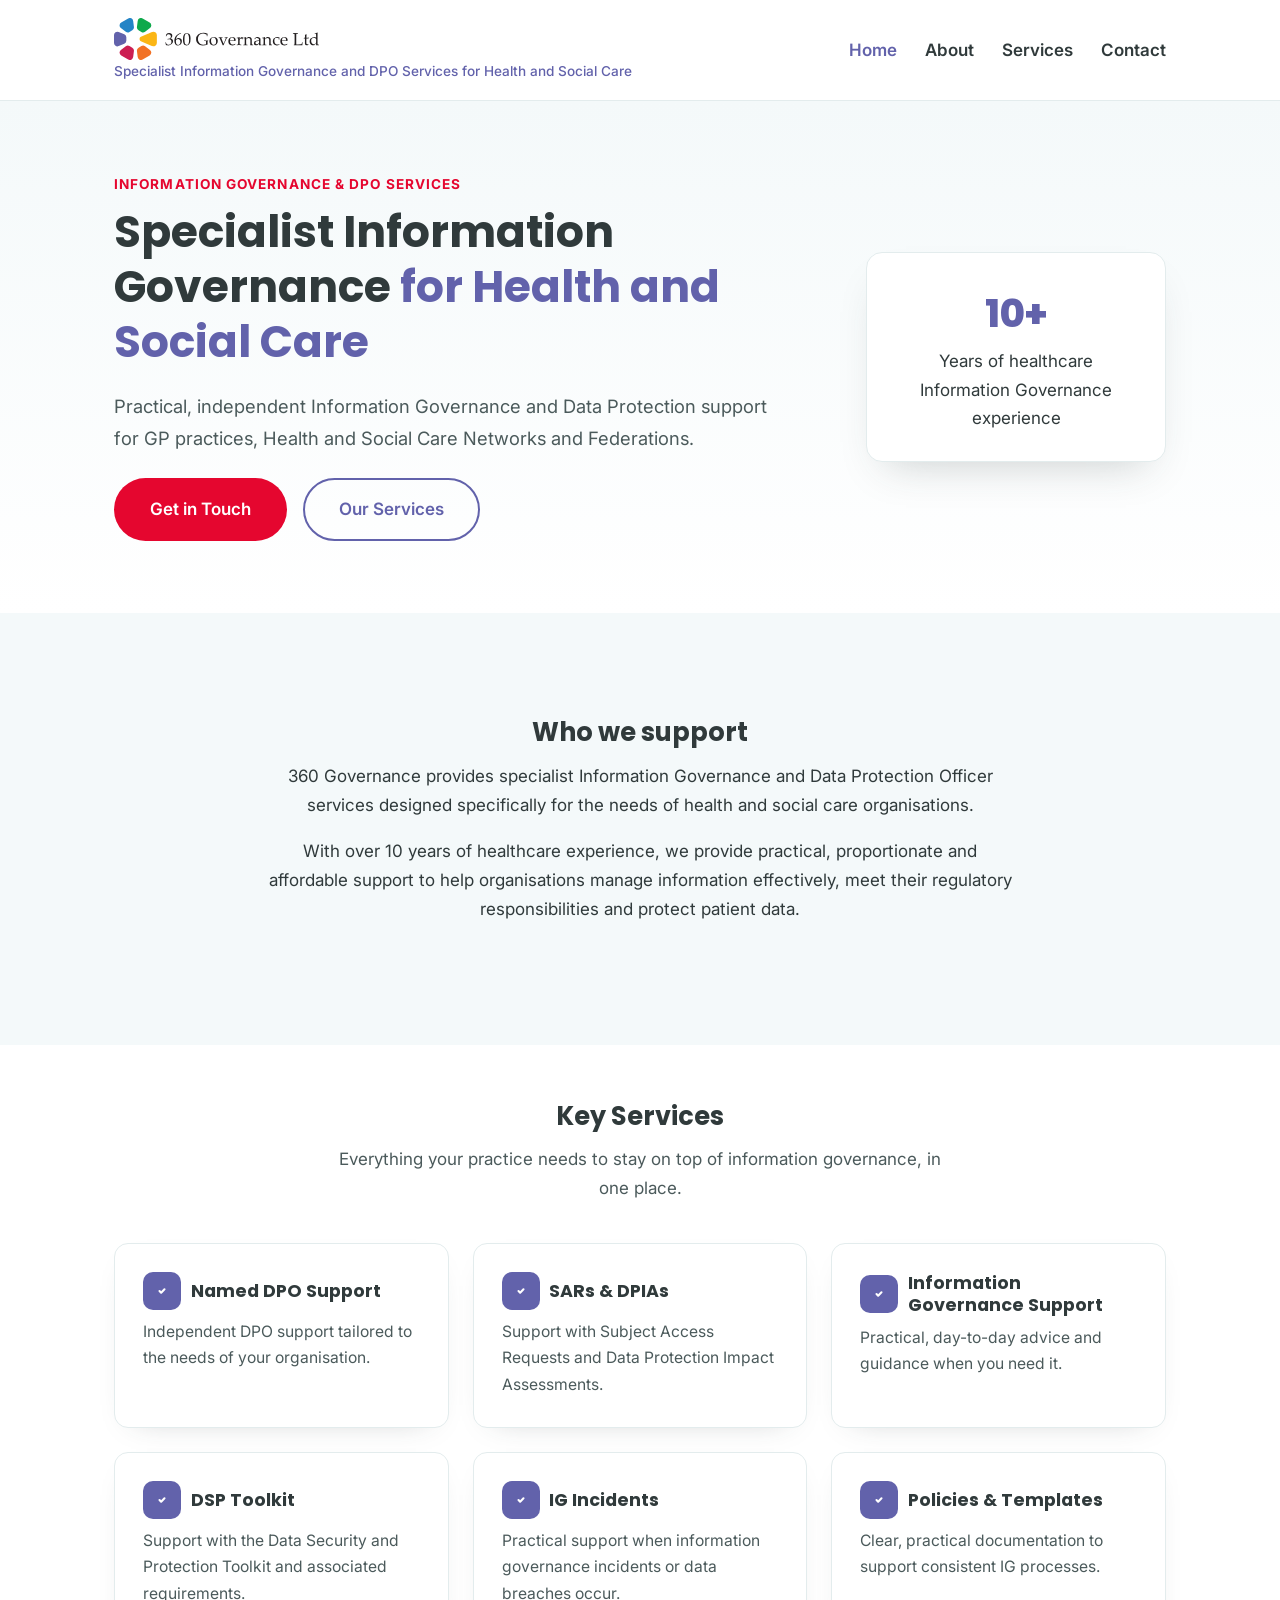
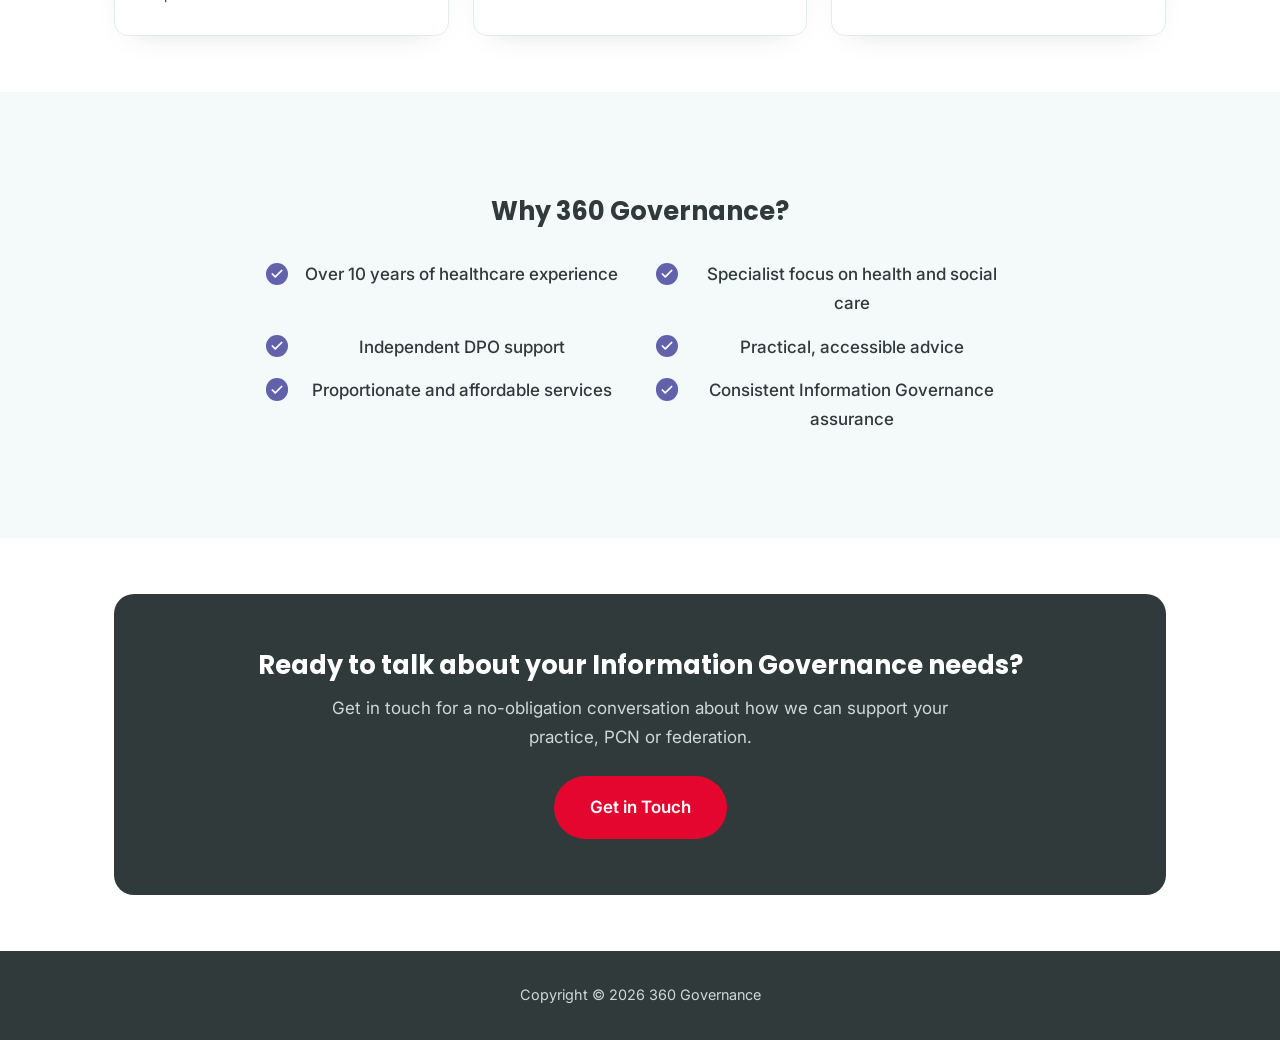
<file: index.html>
<!doctype html>
<html lang="en">
<head>
<meta charset="UTF-8">
<meta name="viewport" content="width=device-width, initial-scale=1.0">
<title>360 Governance | Specialist Information Governance & DPO Services for Health and Social Care</title>
<meta name="description" content="360 Governance provides specialist Information Governance and Data Protection Officer services for GP practices, Health and Social Care Networks and Federations.">
<link rel="preconnect" href="https://fonts.googleapis.com">
<link rel="preconnect" href="https://fonts.gstatic.com" crossorigin>
<link href="https://fonts.googleapis.com/css2?family=Inter:wght@400;500;600&family=Poppins:wght@600;700;800&display=swap" rel="stylesheet">
<link rel="stylesheet" href="styles.css">
<link rel="icon" href="images/logo.svg" type="image/svg+xml">
</head>
<body>

<header class="site-header">
  <div class="container">
    <div class="brand">
      <a href="index.html" class="brand-logo-link"><img src="images/logo.svg" alt="360 Governance" class="brand-logo"></a>
      <span class="site-tagline">Specialist Information Governance and DPO Services for Health and Social Care</span>
    </div>
    <nav class="main-nav">
      <ul>
        <li><a href="index.html" class="active">Home</a></li>
        <li><a href="about.html">About</a></li>
        <li><a href="services.html">Services</a></li>
        <li><a href="contact.html">Contact</a></li>
      </ul>
    </nav>
  </div>
</header>

<section class="hero">
  <div class="container hero-grid">
    <div>
      <div class="hero-eyebrow">Information Governance &amp; DPO Services</div>
      <h1>Specialist Information Governance <span class="accent">for Health and Social Care</span></h1>
      <p class="lead">Practical, independent Information Governance and Data Protection support for GP practices, Health and Social Care Networks and Federations.</p>
      <div class="btn-group">
        <a href="contact.html" class="btn btn-primary">Get in Touch</a>
        <a href="services.html" class="btn btn-outline">Our Services</a>
      </div>
    </div>
    <div>
      <div class="hero-badge">
        <span class="num">10+</span>
        Years of healthcare Information Governance experience
      </div>
    </div>
  </div>
</section>

<section class="section-alt">
  <div class="container section-alt-inner section-center">
    <h2>Who we support</h2>
    <p>360 Governance provides specialist Information Governance and Data Protection Officer services designed specifically for the needs of health and social care organisations.</p>
    <p>With over 10 years of healthcare experience, we provide practical, proportionate and affordable support to help organisations manage information effectively, meet their regulatory responsibilities and protect patient data.</p>
  </div>
</section>

<section>
  <div class="container">
    <h2 style="text-align:center;">Key Services</h2>
    <p class="section-intro">Everything your practice needs to stay on top of information governance, in one place.</p>
    <div class="card-grid">
      <div class="card">
        <h3>Named DPO Support</h3>
        <p>Independent DPO support tailored to the needs of your organisation.</p>
      </div>
      <div class="card">
        <h3>SARs &amp; DPIAs</h3>
        <p>Support with Subject Access Requests and Data Protection Impact Assessments.</p>
      </div>
      <div class="card">
        <h3>Information Governance Support</h3>
        <p>Practical, day-to-day advice and guidance when you need it.</p>
      </div>
      <div class="card">
        <h3>DSP Toolkit</h3>
        <p>Support with the Data Security and Protection Toolkit and associated requirements.</p>
      </div>
      <div class="card">
        <h3>IG Incidents</h3>
        <p>Practical support when information governance incidents or data breaches occur.</p>
      </div>
      <div class="card">
        <h3>Policies &amp; Templates</h3>
        <p>Clear, practical documentation to support consistent IG processes.</p>
      </div>
    </div>
  </div>
</section>

<section class="section-alt">
  <div class="container section-alt-inner section-center">
    <h2>Why 360 Governance?</h2>
    <ul class="why-list">
      <li>Over 10 years of healthcare experience</li>
      <li>Specialist focus on health and social care</li>
      <li>Independent DPO support</li>
      <li>Practical, accessible advice</li>
      <li>Proportionate and affordable services</li>
      <li>Consistent Information Governance assurance</li>
    </ul>
  </div>
</section>

<section>
  <div class="container">
    <div class="cta-band">
      <h2>Ready to talk about your Information Governance needs?</h2>
      <p>Get in touch for a no-obligation conversation about how we can support your practice, PCN or federation.</p>
      <div class="btn-group">
        <a href="contact.html" class="btn btn-primary">Get in Touch</a>
      </div>
    </div>
  </div>
</section>

<footer class="site-footer">
  <div class="container">
    Copyright &copy; 2026 360 Governance
  </div>
</footer>

</body>
</html>
</file>
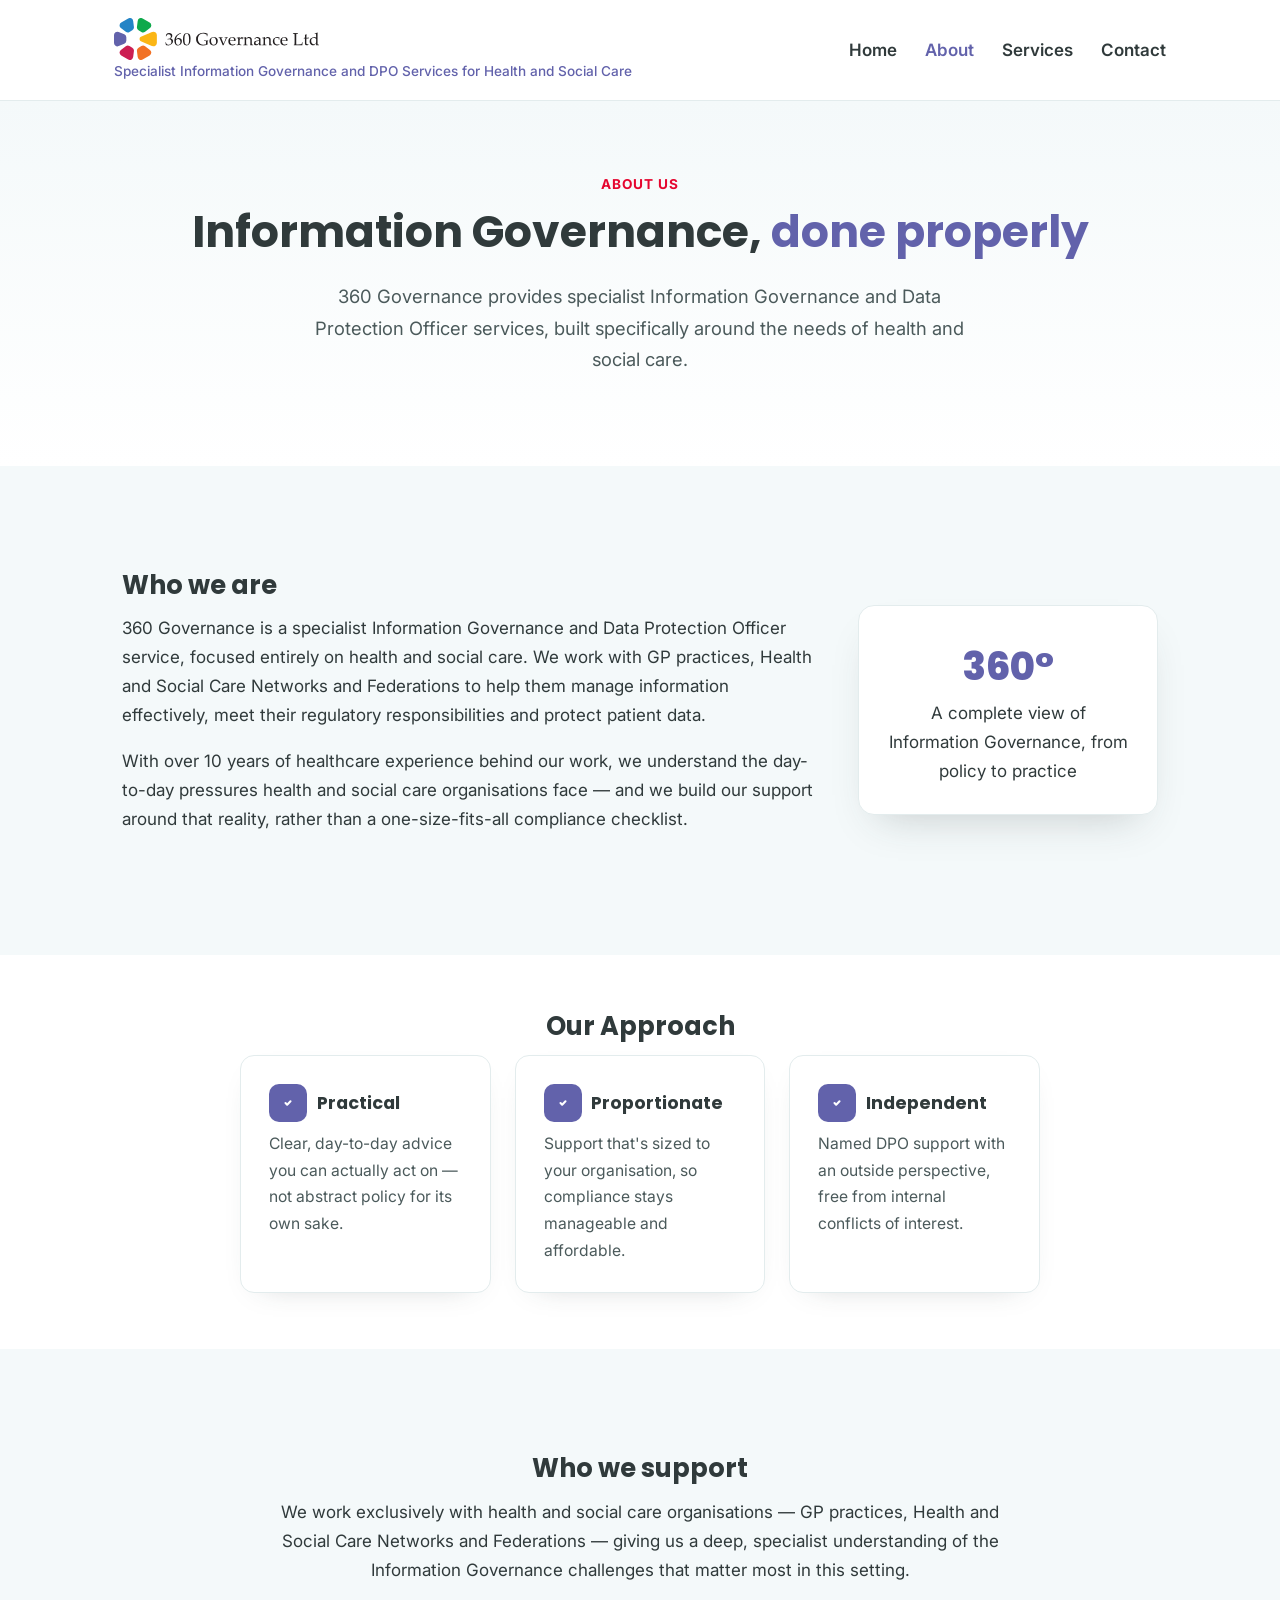
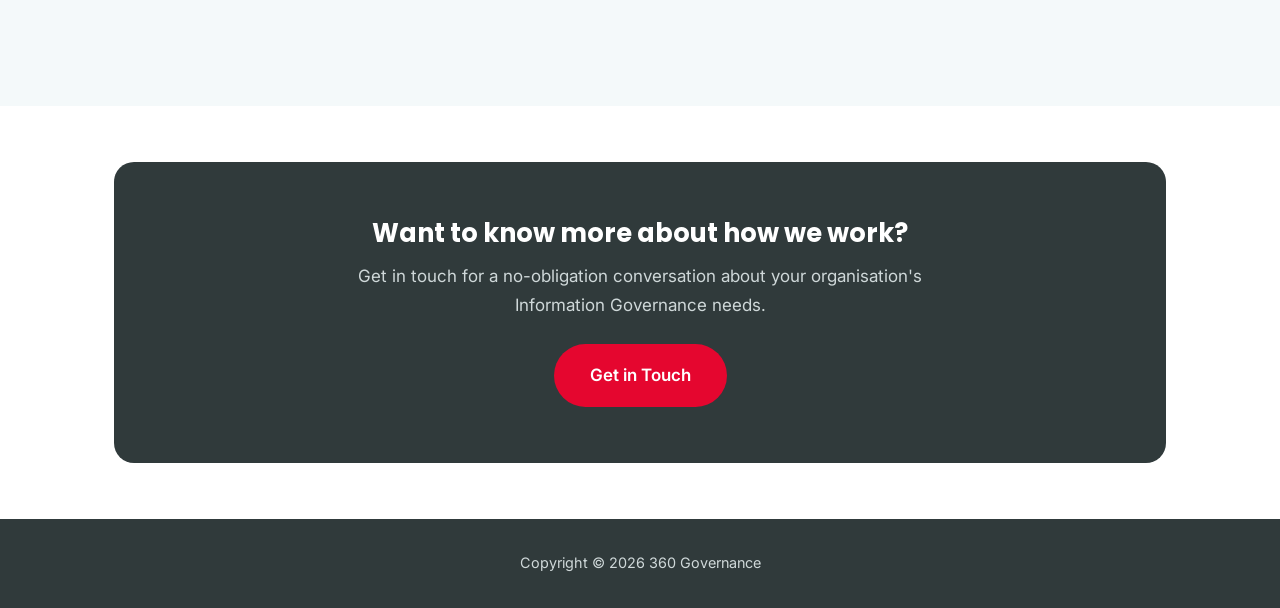
<file: about.html>
<!doctype html>
<html lang="en">
<head>
<meta charset="UTF-8">
<meta name="viewport" content="width=device-width, initial-scale=1.0">
<title>About | 360 Governance</title>
<meta name="description" content="360 Governance is a specialist Information Governance and Data Protection Officer service, focused entirely on health and social care.">
<link rel="preconnect" href="https://fonts.googleapis.com">
<link rel="preconnect" href="https://fonts.gstatic.com" crossorigin>
<link href="https://fonts.googleapis.com/css2?family=Inter:wght@400;500;600&family=Poppins:wght@600;700;800&display=swap" rel="stylesheet">
<link rel="stylesheet" href="styles.css">
<link rel="icon" href="images/logo.svg" type="image/svg+xml">
</head>
<body>

<header class="site-header">
  <div class="container">
    <div class="brand">
      <a href="index.html" class="brand-logo-link"><img src="images/logo.svg" alt="360 Governance" class="brand-logo"></a>
      <span class="site-tagline">Specialist Information Governance and DPO Services for Health and Social Care</span>
    </div>
    <nav class="main-nav">
      <ul>
        <li><a href="index.html">Home</a></li>
        <li><a href="about.html" class="active">About</a></li>
        <li><a href="services.html">Services</a></li>
        <li><a href="contact.html">Contact</a></li>
      </ul>
    </nav>
  </div>
</header>

<section class="hero center">
  <div class="container">
    <div class="hero-eyebrow">About Us</div>
    <h1>Information Governance, <span class="accent">done properly</span></h1>
    <p class="lead">360 Governance provides specialist Information Governance and Data Protection Officer services, built specifically around the needs of health and social care.</p>
  </div>
</section>

<section class="section-alt">
  <div class="container section-alt-inner hero-grid">
    <div>
      <h2>Who we are</h2>
      <p>360 Governance is a specialist Information Governance and Data Protection Officer service, focused entirely on health and social care. We work with GP practices, Health and Social Care Networks and Federations to help them manage information effectively, meet their regulatory responsibilities and protect patient data.</p>
      <p>With over 10 years of healthcare experience behind our work, we understand the day-to-day pressures health and social care organisations face — and we build our support around that reality, rather than a one-size-fits-all compliance checklist.</p>
    </div>
    <div>
      <div class="hero-badge">
        <span class="num">360&deg;</span>
        A complete view of Information Governance, from policy to practice
      </div>
    </div>
  </div>
</section>

<section>
  <div class="container">
    <h2 style="text-align:center;">Our Approach</h2>
    <div class="card-grid cols-2" style="max-width:800px;margin:0 auto;grid-template-columns:repeat(3,1fr);">
      <div class="card">
        <h3>Practical</h3>
        <p>Clear, day-to-day advice you can actually act on — not abstract policy for its own sake.</p>
      </div>
      <div class="card">
        <h3>Proportionate</h3>
        <p>Support that's sized to your organisation, so compliance stays manageable and affordable.</p>
      </div>
      <div class="card">
        <h3>Independent</h3>
        <p>Named DPO support with an outside perspective, free from internal conflicts of interest.</p>
      </div>
    </div>
  </div>
</section>

<section class="section-alt">
  <div class="container section-alt-inner section-center">
    <h2>Who we support</h2>
    <p>We work exclusively with health and social care organisations — GP practices, Health and Social Care Networks and Federations — giving us a deep, specialist understanding of the Information Governance challenges that matter most in this setting.</p>
  </div>
</section>

<section>
  <div class="container">
    <div class="cta-band">
      <h2>Want to know more about how we work?</h2>
      <p>Get in touch for a no-obligation conversation about your organisation's Information Governance needs.</p>
      <div class="btn-group">
        <a href="contact.html" class="btn btn-primary">Get in Touch</a>
      </div>
    </div>
  </div>
</section>

<footer class="site-footer">
  <div class="container">
    Copyright &copy; 2026 360 Governance
  </div>
</footer>

</body>
</html>
</file>
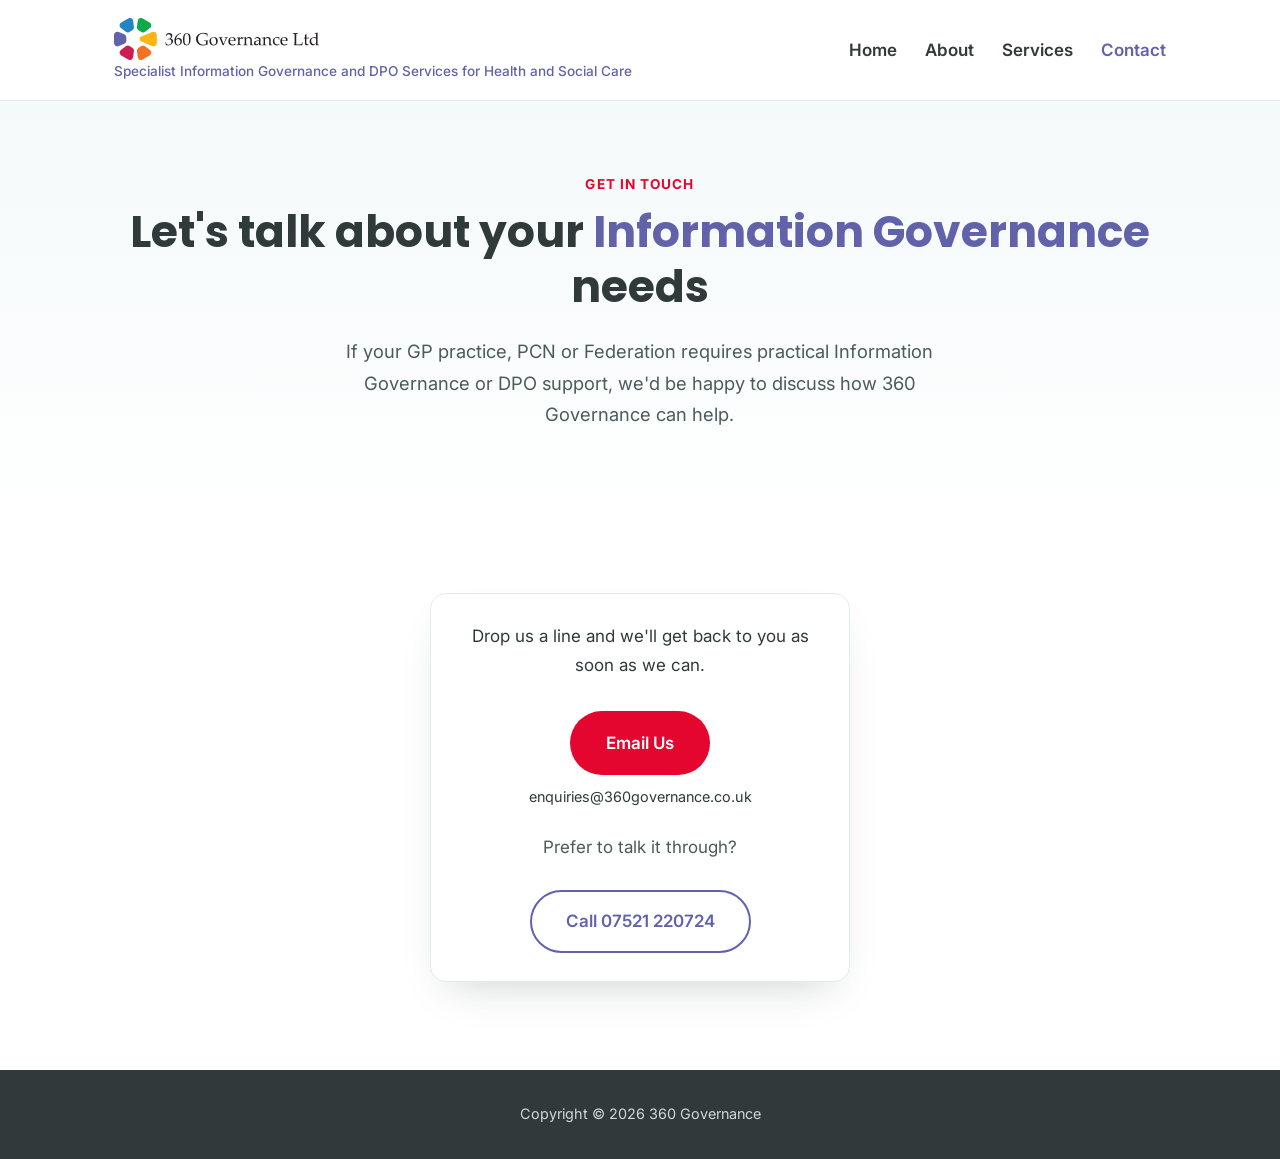
<file: contact.html>
<!doctype html>
<html lang="en">
<head>
<meta charset="UTF-8">
<meta name="viewport" content="width=device-width, initial-scale=1.0">
<title>Contact | 360 Governance</title>
<meta name="description" content="Get in touch with 360 Governance about Information Governance and DPO support for your GP practice, PCN or Federation.">
<link rel="preconnect" href="https://fonts.googleapis.com">
<link rel="preconnect" href="https://fonts.gstatic.com" crossorigin>
<link href="https://fonts.googleapis.com/css2?family=Inter:wght@400;500;600&family=Poppins:wght@600;700;800&display=swap" rel="stylesheet">
<link rel="stylesheet" href="styles.css">
<link rel="icon" href="images/logo.svg" type="image/svg+xml">
</head>
<body>

<header class="site-header">
  <div class="container">
    <div class="brand">
      <a href="index.html" class="brand-logo-link"><img src="images/logo.svg" alt="360 Governance" class="brand-logo"></a>
      <span class="site-tagline">Specialist Information Governance and DPO Services for Health and Social Care</span>
    </div>
    <nav class="main-nav">
      <ul>
        <li><a href="index.html">Home</a></li>
        <li><a href="about.html">About</a></li>
        <li><a href="services.html">Services</a></li>
        <li><a href="contact.html" class="active">Contact</a></li>
      </ul>
    </nav>
  </div>
</header>

<section class="hero center">
  <div class="container">
    <div class="hero-eyebrow">Get In Touch</div>
    <h1>Let's talk about your <span class="accent">Information Governance</span> needs</h1>
    <p class="lead">If your GP practice, PCN or Federation requires practical Information Governance or DPO support, we'd be happy to discuss how 360 Governance can help.</p>
  </div>
</section>

<section>
  <div class="container contact-mailto">
    <div class="hero-badge">
      <p style="margin-bottom:1rem;">Drop us a line and we'll get back to you as soon as we can.</p>
      <a href="mailto:enquiries@360governance.co.uk" class="btn btn-primary">Email Us</a>
      <p style="margin:.6rem 0 0;font-size:.9rem;">enquiries@360governance.co.uk</p>
      <p style="margin:1.5rem 0 .75rem;color:#4b5a5b;">Prefer to talk it through?</p>
      <a href="tel:+447521220724" class="btn btn-outline">Call 07521 220724</a>
    </div>
  </div>
</section>

<footer class="site-footer">
  <div class="container">
    Copyright &copy; 2026 360 Governance
  </div>
</footer>

</body>
</html>
</file>
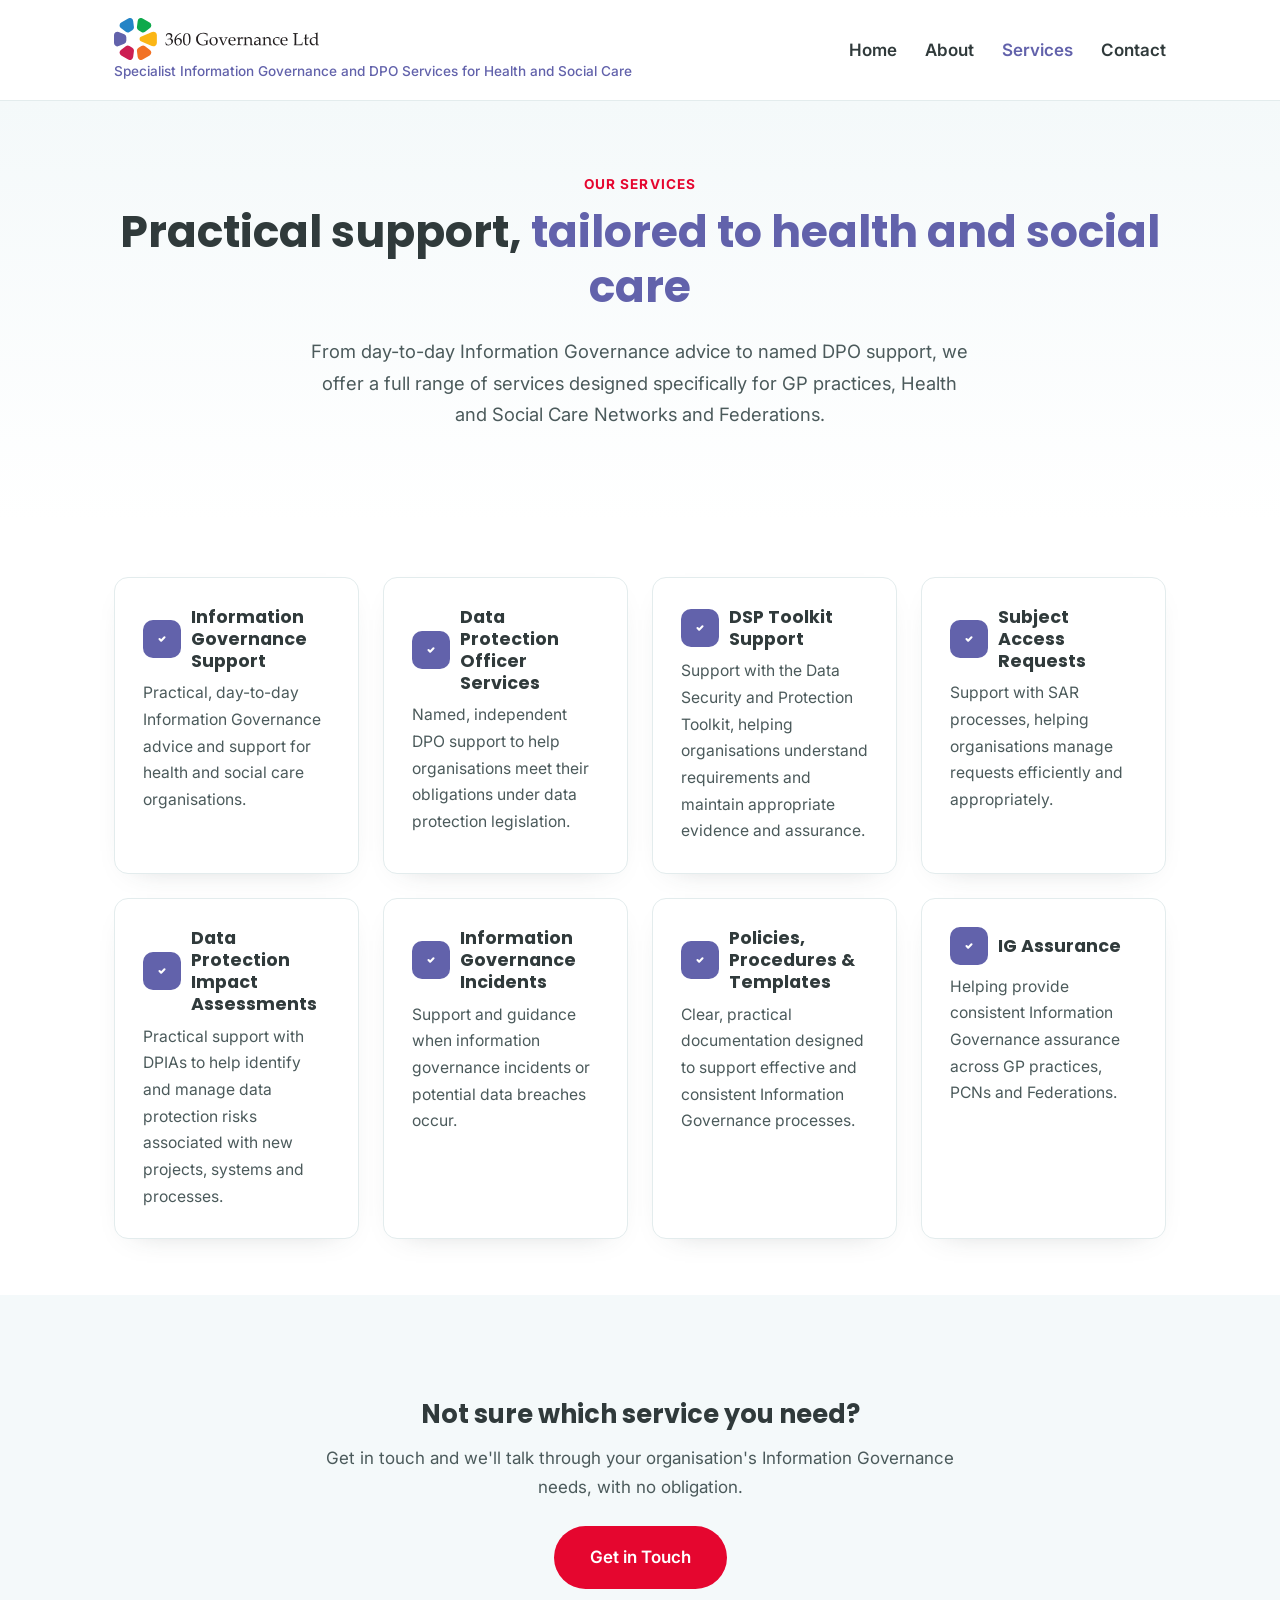
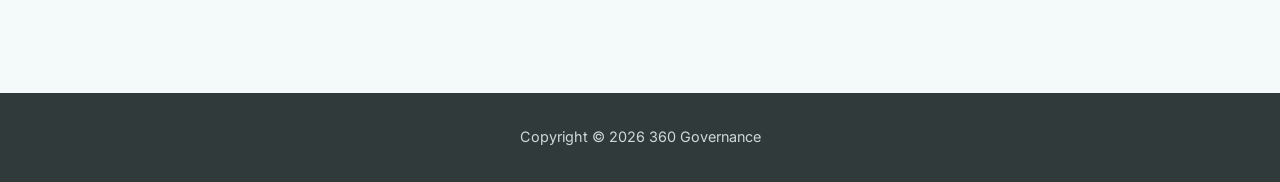
<file: services.html>
<!doctype html>
<html lang="en">
<head>
<meta charset="UTF-8">
<meta name="viewport" content="width=device-width, initial-scale=1.0">
<title>Services | 360 Governance</title>
<meta name="description" content="Practical Information Governance and DPO services for GP practices, Health and Social Care Networks and Federations.">
<link rel="preconnect" href="https://fonts.googleapis.com">
<link rel="preconnect" href="https://fonts.gstatic.com" crossorigin>
<link href="https://fonts.googleapis.com/css2?family=Inter:wght@400;500;600&family=Poppins:wght@600;700;800&display=swap" rel="stylesheet">
<link rel="stylesheet" href="styles.css">
<link rel="icon" href="images/logo.svg" type="image/svg+xml">
</head>
<body>

<header class="site-header">
  <div class="container">
    <div class="brand">
      <a href="index.html" class="brand-logo-link"><img src="images/logo.svg" alt="360 Governance" class="brand-logo"></a>
      <span class="site-tagline">Specialist Information Governance and DPO Services for Health and Social Care</span>
    </div>
    <nav class="main-nav">
      <ul>
        <li><a href="index.html">Home</a></li>
        <li><a href="about.html">About</a></li>
        <li><a href="services.html" class="active">Services</a></li>
        <li><a href="contact.html">Contact</a></li>
      </ul>
    </nav>
  </div>
</header>

<section class="hero center">
  <div class="container">
    <div class="hero-eyebrow">Our Services</div>
    <h1>Practical support, <span class="accent">tailored to health and social care</span></h1>
    <p class="lead">From day-to-day Information Governance advice to named DPO support, we offer a full range of services designed specifically for GP practices, Health and Social Care Networks and Federations.</p>
  </div>
</section>

<section>
  <div class="container">
    <div class="card-grid cols-4">
      <div class="card">
        <h3>Information Governance Support</h3>
        <p>Practical, day-to-day Information Governance advice and support for health and social care organisations.</p>
      </div>
      <div class="card">
        <h3>Data Protection Officer Services</h3>
        <p>Named, independent DPO support to help organisations meet their obligations under data protection legislation.</p>
      </div>
      <div class="card">
        <h3>DSP Toolkit Support</h3>
        <p>Support with the Data Security and Protection Toolkit, helping organisations understand requirements and maintain appropriate evidence and assurance.</p>
      </div>
      <div class="card">
        <h3>Subject Access Requests</h3>
        <p>Support with SAR processes, helping organisations manage requests efficiently and appropriately.</p>
      </div>
      <div class="card">
        <h3>Data Protection Impact Assessments</h3>
        <p>Practical support with DPIAs to help identify and manage data protection risks associated with new projects, systems and processes.</p>
      </div>
      <div class="card">
        <h3>Information Governance Incidents</h3>
        <p>Support and guidance when information governance incidents or potential data breaches occur.</p>
      </div>
      <div class="card">
        <h3>Policies, Procedures &amp; Templates</h3>
        <p>Clear, practical documentation designed to support effective and consistent Information Governance processes.</p>
      </div>
      <div class="card">
        <h3>IG Assurance</h3>
        <p>Helping provide consistent Information Governance assurance across GP practices, PCNs and Federations.</p>
      </div>
    </div>
  </div>
</section>

<section class="section-alt">
  <div class="container section-alt-inner">
    <div class="cta-band" style="background:transparent;padding:0;">
      <h2 style="color:var(--ig-navy);">Not sure which service you need?</h2>
      <p style="color:#4b5a5b;">Get in touch and we'll talk through your organisation's Information Governance needs, with no obligation.</p>
      <div class="btn-group">
        <a href="contact.html" class="btn btn-primary">Get in Touch</a>
      </div>
    </div>
  </div>
</section>

<footer class="site-footer">
  <div class="container">
    Copyright &copy; 2026 360 Governance
  </div>
</footer>

</body>
</html>
</file>
<file: styles.css>
:root{
  --ig-purple:#6262AB;
  --ig-purple-dark:#4C4C86;
  --ig-navy:#303A3B;
  --ig-red:#E5062F;
  --ig-red-dark:#c2041f;
  --ig-bg-alt:#F4F9FA;
  --ig-border:#E3ECED;
}
*{box-sizing:border-box;}
body{margin:0;font-family:'Inter',-apple-system,'Segoe UI',Roboto,sans-serif;color:var(--ig-navy);font-size:17px;line-height:1.7;background:#fff;}
h1,h2,h3,h4{font-family:'Poppins',sans-serif;font-weight:700;color:var(--ig-navy);line-height:1.25;margin:0 0 .5em;}
p{margin:0 0 1em;}
a{color:var(--ig-purple);text-decoration:none;}
a:hover{color:var(--ig-purple-dark);}
.accent{color:var(--ig-purple);}
.container{max-width:1100px;margin:0 auto;padding:0 1.5rem;}

header.site-header{border-bottom:1px solid var(--ig-border);padding:1.1rem 0;}
header.site-header .container{display:flex;align-items:center;justify-content:space-between;flex-wrap:wrap;gap:1rem;}
.brand{display:flex;flex-direction:column;}
.brand .site-title{font-family:'Poppins',sans-serif;font-weight:800;font-size:1.35rem;color:var(--ig-navy);}
.brand .site-tagline{font-size:.85rem;color:var(--ig-purple);font-weight:500;}
nav.main-nav ul{list-style:none;display:flex;gap:1.75rem;margin:0;padding:0;}
nav.main-nav a{font-weight:600;color:var(--ig-navy);}
nav.main-nav a:hover, nav.main-nav a.active{color:var(--ig-purple);}

.btn{display:inline-block;border-radius:100px;padding:.9em 2em;font-weight:600;font-family:'Inter',sans-serif;border:2px solid transparent;transition:all .2s ease;cursor:pointer;}
.btn-primary{background:var(--ig-red);color:#fff;}
.btn-primary:hover{background:var(--ig-red-dark);color:#fff;transform:translateY(-1px);}
.btn-outline{background:transparent;border-color:var(--ig-purple);color:var(--ig-purple);}
.btn-outline:hover{background:var(--ig-purple);color:#fff;}
.btn-group{display:flex;gap:1rem;flex-wrap:wrap;margin-top:1.5rem;}

.hero{background:linear-gradient(180deg,#F4F9FA 0%,#fff 100%);padding:4.5rem 0;}
.hero-eyebrow{text-transform:uppercase;letter-spacing:.08em;font-weight:700;font-size:.85rem;color:var(--ig-red);margin-bottom:.5rem;}
.hero h1{font-size:2.75rem;}
.hero p.lead{font-size:1.15rem;color:#4b5a5b;max-width:36em;}
.hero.center{text-align:center;}
.hero.center p.lead{margin-left:auto;margin-right:auto;}
.hero-grid{display:flex;align-items:center;gap:2.5rem;flex-wrap:wrap;}
.hero-grid > div:first-child{flex:1 1 480px;}
.hero-grid > div:last-child{flex:0 1 300px;}

.hero-badge{background:#fff;border:1px solid var(--ig-border);border-radius:16px;padding:1.75rem;box-shadow:0 20px 40px -20px rgba(48,58,59,.25);text-align:center;}
.hero-badge .num{font-family:'Poppins',sans-serif;font-weight:800;font-size:2.4rem;color:var(--ig-purple);display:block;}

section{padding:3.5rem 0;}
.section-alt{background:var(--ig-bg-alt);}
.section-alt-inner{border-radius:20px;padding:3rem 2rem;}
.section-center{text-align:center;}
.section-center p{max-width:44em;margin-left:auto;margin-right:auto;}
.section-intro{text-align:center;color:#4b5a5b;max-width:36em;margin:0 auto 2.5rem;}

.card-grid{display:grid;grid-template-columns:repeat(3,1fr);gap:1.5rem;}
.card-grid.cols-4{grid-template-columns:repeat(4,1fr);}
.card-grid.cols-2{grid-template-columns:repeat(2,1fr);}
.card{background:#fff;border:1px solid var(--ig-border);border-radius:14px;padding:1.75rem;box-shadow:0 10px 30px -22px rgba(48,58,59,.35);transition:transform .2s ease,box-shadow .2s ease;}
.card:hover{transform:translateY(-4px);box-shadow:0 16px 30px -18px rgba(98,98,171,.35);}
.card h3{display:flex;align-items:center;gap:.6rem;font-size:1.1rem;margin-top:0;}
.card h3:before{content:"";width:38px;height:38px;flex:0 0 38px;border-radius:10px;background:var(--ig-purple) url("data:image/svg+xml,%3Csvg xmlns='http://www.w3.org/2000/svg' width='20' height='20' viewBox='0 0 24 24' fill='none' stroke='white' stroke-width='2.5' stroke-linecap='round' stroke-linejoin='round'%3E%3Cpath d='M9 12l2 2 4-4'/%3E%3C/svg%3E") no-repeat center;}
.card p{margin-bottom:0;font-size:.98rem;color:#4b5a5b;}

.why-list{list-style:none;margin:2rem auto 0;padding:0;display:grid;grid-template-columns:1fr 1fr;gap:.9rem 2rem;max-width:44em;}
.why-list li{position:relative;padding-left:2.1rem;font-weight:500;}
.why-list li:before{content:"";position:absolute;left:0;top:.15em;width:1.4rem;height:1.4rem;border-radius:50%;background:var(--ig-purple) url("data:image/svg+xml,%3Csvg xmlns='http://www.w3.org/2000/svg' width='14' height='14' viewBox='0 0 24 24' fill='none' stroke='white' stroke-width='3' stroke-linecap='round' stroke-linejoin='round'%3E%3Cpath d='M20 6L9 17l-5-5'/%3E%3C/svg%3E") no-repeat center;}

.cta-band{background:var(--ig-navy);border-radius:20px;padding:3.5rem 2rem;text-align:center;}
.cta-band h2{color:#fff;}
.cta-band p{color:#cfd8d9;max-width:38em;margin:0 auto 1.5rem;}
.cta-band .btn-group{justify-content:center;}

footer.site-footer{background:var(--ig-navy);color:#cfd8d9;padding:2rem 0;text-align:center;font-size:.9rem;}
footer.site-footer a{color:#cfd8d9;}
footer.site-footer a:hover{color:var(--ig-purple);}

.contact-mailto{text-align:center;padding:1rem 0 2rem;}
.contact-mailto .hero-badge{max-width:420px;margin:0 auto;}
.contact-mailto .btn{margin-top:1rem;}

@media (max-width:780px){
  .hero h1{font-size:2rem;}
  .hero{padding:2.5rem 0;}
  .card-grid, .card-grid.cols-4, .card-grid.cols-2{grid-template-columns:1fr;}
  .why-list{grid-template-columns:1fr;}
  nav.main-nav ul{gap:1rem;flex-wrap:wrap;justify-content:center;}
  header.site-header .container{flex-direction:column;text-align:center;}
}

.brand-logo-link{display:inline-block;}
.brand-logo{height:42px;width:auto;display:block;}
@media (max-width:780px){
  .brand-logo{height:36px;}
  header.site-header .container{align-items:center;}
}
</file>
